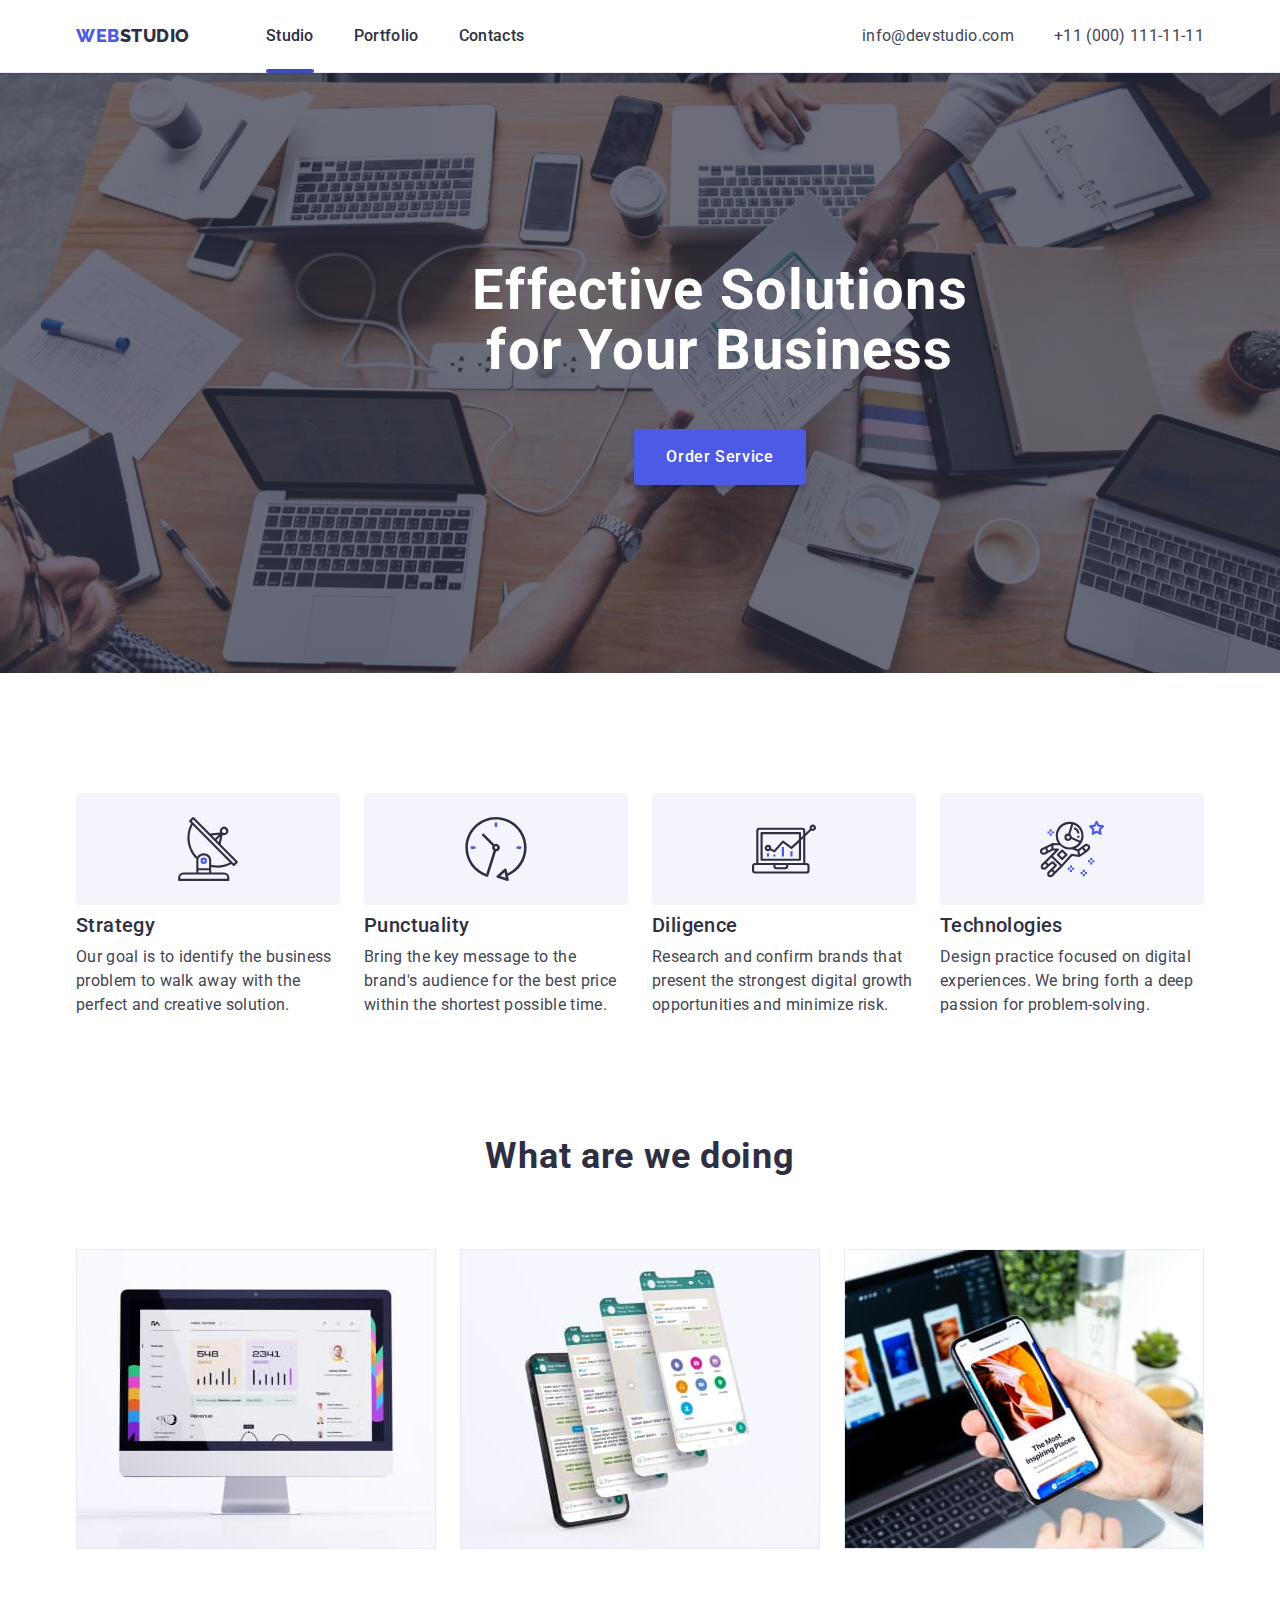
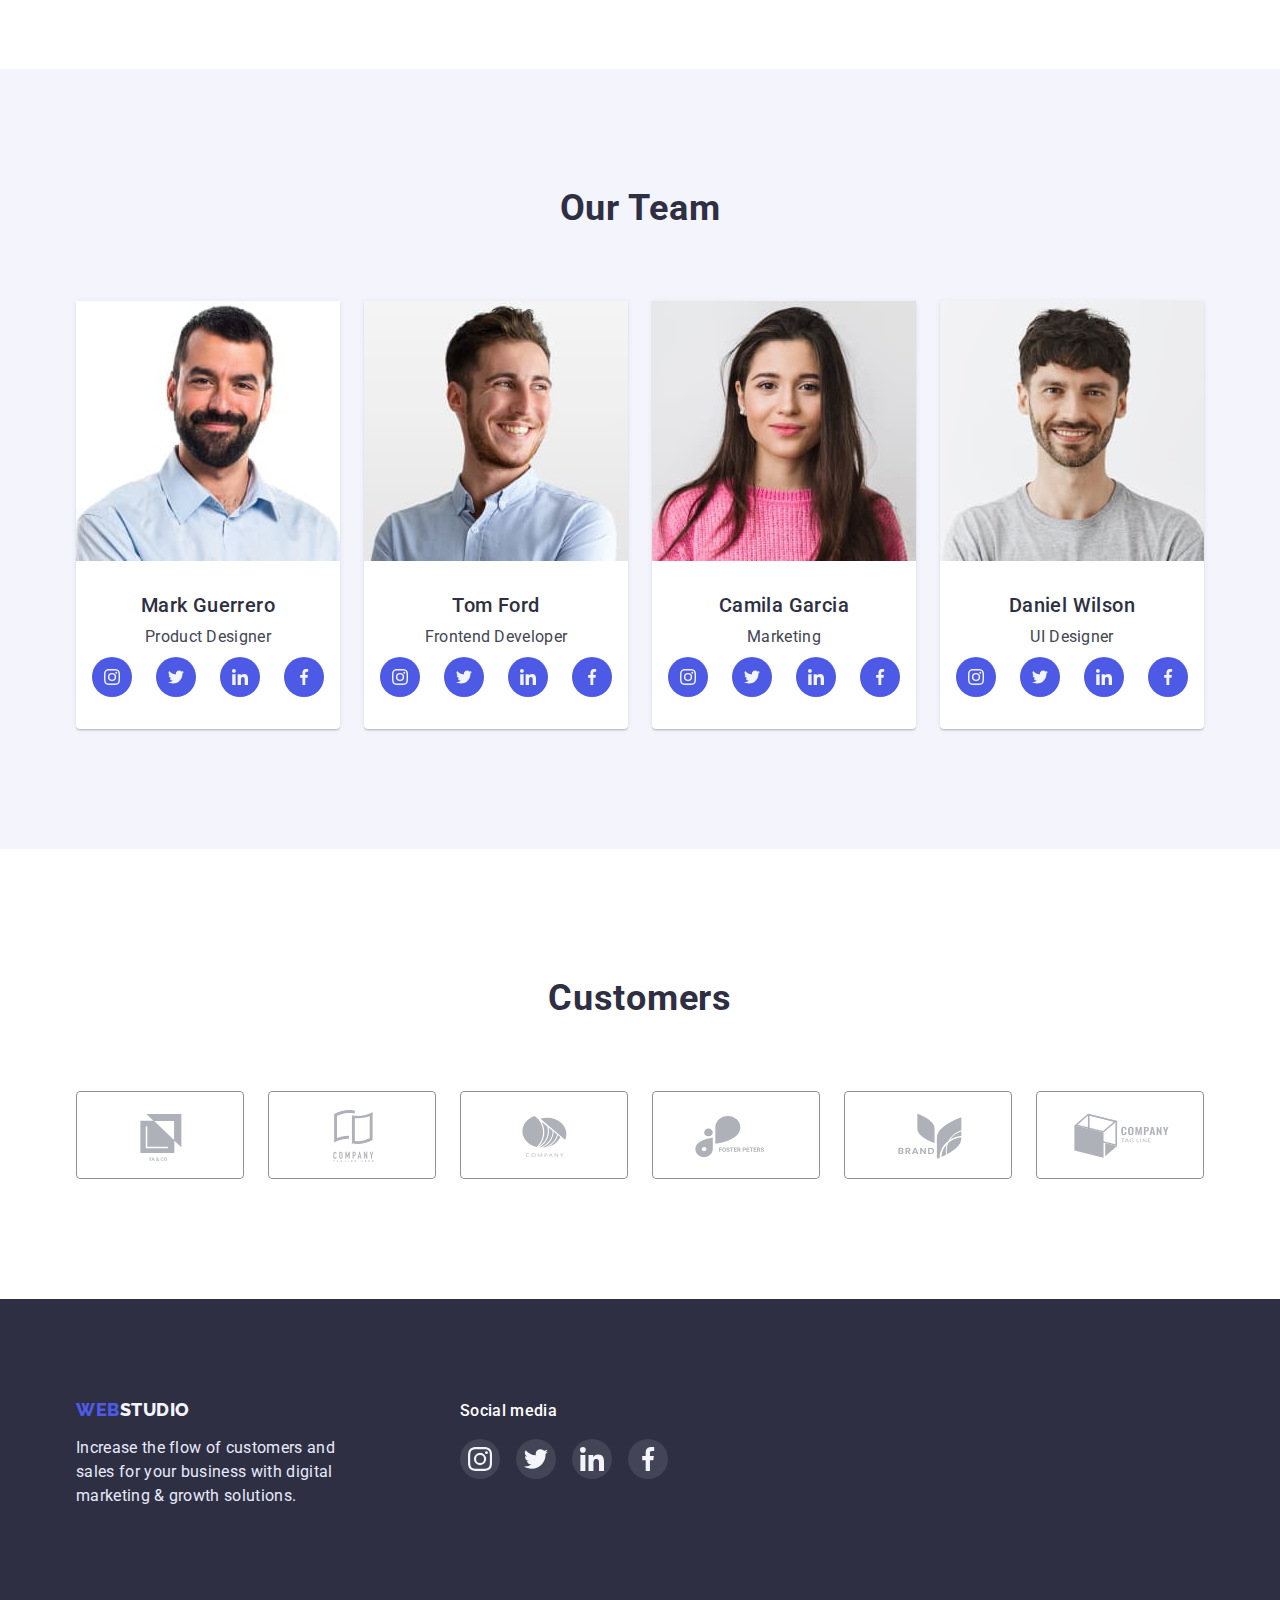
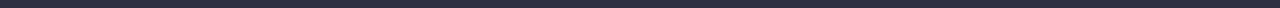
<file: index.html>
<!DOCTYPE html>
<html lang="en">
  <head>
    <meta charset="UTF-8" />
    <meta http-equiv="X-UA-Compatible" content="IE=edge" />
    <meta name="viewport" content="width=device-width, initial-scale=1.0" />

    <link rel="preconnect" href="https://fonts.googleapis.com" />
    <link rel="preconnect" href="https://fonts.gstatic.com" crossorigin />
    <link
      href="https://fonts.googleapis.com/css2?family=Raleway:wght@800&family=Roboto:wght@400;500;700;900&display=swap"
      rel="stylesheet"
    />
    <link
      rel="stylesheet"
      href="https://cdnjs.cloudflare.com/ajax/libs/modern-normalize/1.1.0/modern-normalize.min.css"
    />
    <link href="./css/styles.css" rel="stylesheet" type="text/css" />
    <title class="studio">Document</title>
  </head>
  <body class="studio">
    <!--Fixed  -->
    <header class="header">
      <div class="conteiner">
        <nav class="fulnav">
          <a class="logo" href="./index.html" target="_self">
            Web<span class="logo-end">Studio</span>
          </a>
          <ul class="nav">
            <li class="">
              <a class="link port" href="./index.html" target="_self">Studio</a>
            </li>
            <li class="nav-margin">
              <a class="link" href="./portfolio.html" target="_self"
                >Portfolio</a
              >
            </li>
            <li class="nav-margin">
              <a class="link" href="">Contacts</a>
            </li>
          </ul>
        </nav>
        <address class="address">
          <ul class="address-list">
            <li>
              <a class="contacts" href="mailto:info@devstudio.com"
                >info@devstudio.com</a
              >
            </li>
            <li class="nav-margin">
              <a class="contacts" href="tel:+110001111111"
                >+11 (000) 111-11-11</a
              >
            </li>
          </ul>
        </address>
      </div>
    </header>
    <!-- Scroll -->
    <main>
      <!-- Hero image -->

      <section class="hero">
        <div class="conteiner">
          <h1 class="hero-title">Effective Solutions for Your Business</h1>
          <button class="order" data-modal-open type="button">
            Order Service
          </button>
        </div>
      </section>

      <!-- Section1 -->
      <section class="advantages section">
        <div class="conteiner">
          <h2 class="visually-hidden">Advantages</h2>
          <ul class="advantages-list">
            <li class="advantages-item">
              <div class="button-icon">
                <svg class="icon">
                  <use href="./images/icons.svg#icon-antenna"></use>
                </svg>
              </div>
              <h3 class="advantages-title-small">Strategy</h3>
              <p class="advantages-text">
                Our goal is to identify the business problem to walk away with
                the perfect and creative solution.
              </p>
            </li>

            <li class="advantages-item">
              <div class="button-icon">
                <svg class="icon">
                  <use href="./images/icons.svg#icon-clock"></use>
                </svg>
              </div>
              <h3 class="advantages-title-small">Punctuality</h3>
              <p class="advantages-text">
                Bring the key message to the brand's audience for the best price
                within the shortest possible time.
              </p>
            </li>

            <li class="advantages-item">
              <div class="button-icon">
                <svg class="icon">
                  <use href="./images/icons.svg#icon-diagram"></use>
                </svg>
              </div>
              <h3 class="advantages-title-small">Diligence</h3>
              <p class="advantages-text">
                Research and confirm brands that present the strongest digital
                growth opportunities and minimize risk.
              </p>
            </li>

            <li class="advantages-item">
              <div class="button-icon">
                <svg class="icon">
                  <use href="./images/icons.svg#icon-astronaut"></use>
                </svg>
              </div>
              <h3 class="advantages-title-small">Technologies</h3>
              <p class="advantages-text">
                Design practice focused on digital experiences. We bring forth a
                deep passion for problem-solving.
              </p>
            </li>
          </ul>
        </div>
      </section>

      <!-- Section2 -->
      <section class="section">
        <div class="conteiner">
          <h2 class="section-title">What are we doing</h2>
          <ul class="card-list">
            <li class="card-item">
              <img
                src="./images/Rectangle1.jpg"
                alt="comp"
                width="360px"
                height="300px"
              />
            </li>
            <li class="card-item">
              <img
                src="./images/Rectangle2.jpg"
                alt="phon"
                width="360"
                height="300"
              />
            </li>
            <li class="card-item">
              <img
                src="./images/Rectangle3.jpg"
                alt="sinh"
                width="360"
                height="300"
              />
            </li>
          </ul>
        </div>
      </section>

      <!-- Section3 -->

      <section class="team section">
        <div class="conteiner">
          <h2 class="section-title">Our Team</h2>
          <ul class="team-list">
            <li class="team-cards">
              <img
                src="./images/photo1.jpg"
                alt="Photo Mark Guerrero"
                width="264"
                height="260"
              />
              <h3 class="team-title-small">Mark Guerrero</h3>
              <p class="team-text">Product Designer</p>
              <ul class="action">
                <li>
                  <a
                    class="social-link"
                    href=""
                    target="_blank"
                    rel="noreferer nofollow noopener"
                  >
                    <svg class="social-icon">
                      <use href="./images/icons.svg#icon-instagram"></use>
                    </svg>
                  </a>
                </li>
                <li>
                  <a
                    class="social-link"
                    href=""
                    target="_blank"
                    rel="noreferer nofollow noopener"
                  >
                    <svg class="social-icon">
                      <use href="./images/icons.svg#icon-twitter"></use>
                    </svg>
                  </a>
                </li>
                <li>
                  <a
                    class="social-link"
                    href=""
                    target="_blank"
                    rel="noreferer nofollow noopener"
                  >
                    <svg class="social-icon">
                      <use href="./images/icons.svg#icon-linkedin"></use>
                    </svg>
                  </a>
                </li>
                <li>
                  <a
                    class="social-link"
                    href=""
                    target="_blank"
                    rel="noreferer nofollow noopener"
                  >
                    <svg class="social-icon">
                      <use href="./images/icons.svg#icon-facebook"></use>
                    </svg>
                  </a>
                </li>
              </ul>
            </li>
            <li class="team-cards">
              <img
                src="./images/photo2.jpg"
                alt="Photo Tom Ford"
                width="264"
                height="260"
              />

              <h3 class="team-title-small">Tom Ford</h3>
              <p class="team-text">Frontend Developer</p>
              <ul class="action">
                <li>
                  <a
                    class="social-link"
                    href=""
                    target="_blank"
                    rel="noreferer nofollow noopener"
                  >
                    <svg class="social-icon">
                      <use href="./images/icons.svg#icon-instagram"></use>
                    </svg>
                  </a>
                </li>
                <li>
                  <a
                    class="social-link"
                    href=""
                    target="_blank"
                    rel="noreferer nofollow noopener"
                  >
                    <svg class="social-icon">
                      <use href="./images/icons.svg#icon-twitter"></use>
                    </svg>
                  </a>
                </li>
                <li>
                  <a
                    class="social-link"
                    href=""
                    target="_blank"
                    rel="noreferer nofollow noopener"
                  >
                    <svg class="social-icon">
                      <use href="./images/icons.svg#icon-linkedin"></use>
                    </svg>
                  </a>
                </li>
                <li>
                  <a
                    class="social-link"
                    href=""
                    target="_blank"
                    rel="noreferer nofollow noopener"
                  >
                    <svg class="social-icon">
                      <use href="./images/icons.svg#icon-facebook"></use>
                    </svg>
                  </a>
                </li>
              </ul>
            </li>
            <li class="team-cards">
              <img
                src="./images/photo3.jpg"
                alt="Photo Camila Garcia"
                width="264"
                height="260"
              />

              <h3 class="team-title-small">Camila Garcia</h3>
              <p class="team-text">Marketing</p>
              <ul class="action">
                <li>
                  <a
                    class="social-link"
                    href=""
                    target="_blank"
                    rel="noreferer nofollow noopener"
                  >
                    <svg class="social-icon">
                      <use href="./images/icons.svg#icon-instagram"></use>
                    </svg>
                  </a>
                </li>
                <li>
                  <a
                    class="social-link"
                    href=""
                    target="_blank"
                    rel="noreferer nofollow noopener"
                  >
                    <svg class="social-icon">
                      <use href="./images/icons.svg#icon-twitter"></use>
                    </svg>
                  </a>
                </li>
                <li>
                  <a
                    class="social-link"
                    href=""
                    target="_blank"
                    rel="noreferer nofollow noopener"
                  >
                    <svg class="social-icon">
                      <use href="./images/icons.svg#icon-linkedin"></use>
                    </svg>
                  </a>
                </li>
                <li>
                  <a
                    class="social-link"
                    href=""
                    target="_blank"
                    rel="noreferer nofollow noopener"
                  >
                    <svg class="social-icon">
                      <use href="./images/icons.svg#icon-facebook"></use>
                    </svg>
                  </a>
                </li>
              </ul>
            </li>
            <li class="team-cards">
              <img
                src="./images/photo4.jpg"
                alt="Photo Daniel Wilson"
                width="264"
                height="260"
              />

              <h3 class="team-title-small">Daniel Wilson</h3>
              <p class="team-text">UI Designer</p>
              <ul class="action">
                <li>
                  <a
                    class="social-link"
                    href=""
                    target="_blank"
                    rel="noreferer nofollow noopener"
                  >
                    <svg class="social-icon">
                      <use href="./images/icons.svg#icon-instagram"></use>
                    </svg>
                  </a>
                </li>
                <li>
                  <a
                    class="social-link"
                    href=""
                    target="_blank"
                    rel="noreferer nofollow noopener"
                  >
                    <svg class="social-icon">
                      <use href="./images/icons.svg#icon-twitter"></use>
                    </svg>
                  </a>
                </li>
                <li>
                  <a
                    class="social-link"
                    href=""
                    target="_blank"
                    rel="noreferer nofollow noopener"
                  >
                    <svg class="social-icon">
                      <use href="./images/icons.svg#icon-linkedin"></use>
                    </svg>
                  </a>
                </li>
                <li>
                  <a
                    class="social-link"
                    href=""
                    target="_blank"
                    rel="noreferer nofollow noopener"
                  >
                    <svg class="social-icon">
                      <use href="./images/icons.svg#icon-facebook"></use>
                    </svg>
                  </a>
                </li>
              </ul>
            </li>
          </ul>
        </div>
      </section>

      <section class="customers">
        <h2 class="section-title">Customers</h2>
        <div class="conteiner">
          <ul class="customers-list">
            <li class="customers-item">
              <a
                class="customers-link"
                href=""
                target="_blank"
                rel="noreferer nofollow noopener"
              >
                <svg class="customers-icon">
                  <use href="./images/icons.svg#icon-Logo"></use>
                </svg>
              </a>
            </li>
            <li class="customers-item">
              <a
                class="customers-link"
                href=""
                target="_blank"
                rel="noreferer nofollow noopener"
              >
                <svg class="customers-icon">
                  <use href="./images/icons.svg#icon-Logo-2"></use>
                </svg>
              </a>
            </li>
            <li class="customers-item">
              <a
                class="customers-link"
                href=""
                target="_blank"
                rel="noreferer nofollow noopener"
              >
                <svg class="customers-icon">
                  <use href="./images/icons.svg#icon-Logo-3"></use>
                </svg>
              </a>
            </li>
            <li class="customers-item">
              <a
                class="customers-link"
                href=""
                target="_blank"
                rel="noreferer nofollow noopener"
              >
                <svg class="customers-icon">
                  <use href="./images/icons.svg#icon-logo-1"></use>
                </svg>
              </a>
            </li>
            <li class="customers-item">
              <a
                class="customers-link"
                href=""
                target="_blank"
                rel="noreferer nofollow noopener"
              >
                <svg class="customers-icon">
                  <use href="./images/icons.svg#icon-Logo-4"></use>
                </svg>
              </a>
            </li>
            <li class="customers-item">
              <a
                class="customers-link"
                href=""
                target="_blank"
                rel="noreferer nofollow noopener"
              >
                <svg class="customers-icon">
                  <use href="./images/icons.svg#icon-Logo-5"></use>
                </svg>
              </a>
            </li>
          </ul>
        </div>
      </section>
    </main>

    <!-- Footer -->

    <footer class="footer">
      <div class="conteiner">
        <div class="foter-content">
          <a class="logo-footer" href="./index.html" target="_self"
            >Web<span class="logo-footer-end">Studio</span>
          </a>
          <p class="footer-text">
            Increase the flow of customers and sales for your business with
            digital marketing & growth solutions.
          </p>
        </div>
        <div class="footer-media">
          <p class="media-text">Social media</p>
          <ul class="footer-action">
            <li>
              <a
                class="footer-button"
                href=""
                target="_blank"
                rel="noreferer nofollow noopener"
              >
                <svg class="action-icon">
                  <use href="./images/icons.svg#icon-instagram"></use>
                </svg>
              </a>
            </li>
            <li>
              <a
                class="footer-button"
                href=""
                target="_blank"
                rel="noreferer nofollow noopener"
              >
                <svg class="action-icon">
                  <use href="./images/icons.svg#icon-twitter"></use>
                </svg>
              </a>
            </li>
            <li>
              <a
                class="footer-button"
                href=""
                target="_blank"
                rel="noreferer nofollow noopener"
              >
                <svg class="action-icon">
                  <use href="./images/icons.svg#icon-linkedin"></use>
                </svg>
              </a>
            </li>
            <li>
              <a
                class="footer-button"
                href=""
                target="_blank"
                rel="noreferer nofollow noopener"
              >
                <svg class="action-icon">
                  <use href="./images/icons.svg#icon-facebook"></use>
                </svg>
              </a>
            </li>
          </ul>
        </div>
      </div>
    </footer>

    <div class="bacdrop is-hidden" data-modal>
      <div class="modal">
        <button data-modal-close class="close-modal">
          <svg class="close-icon">
            <use href="./images/close.svg#icon-close"></use>
          </svg>
        </button>
      </div>
    </div>

    <script src="./js/modal.js"></script>
  </body>
</html>
</file>
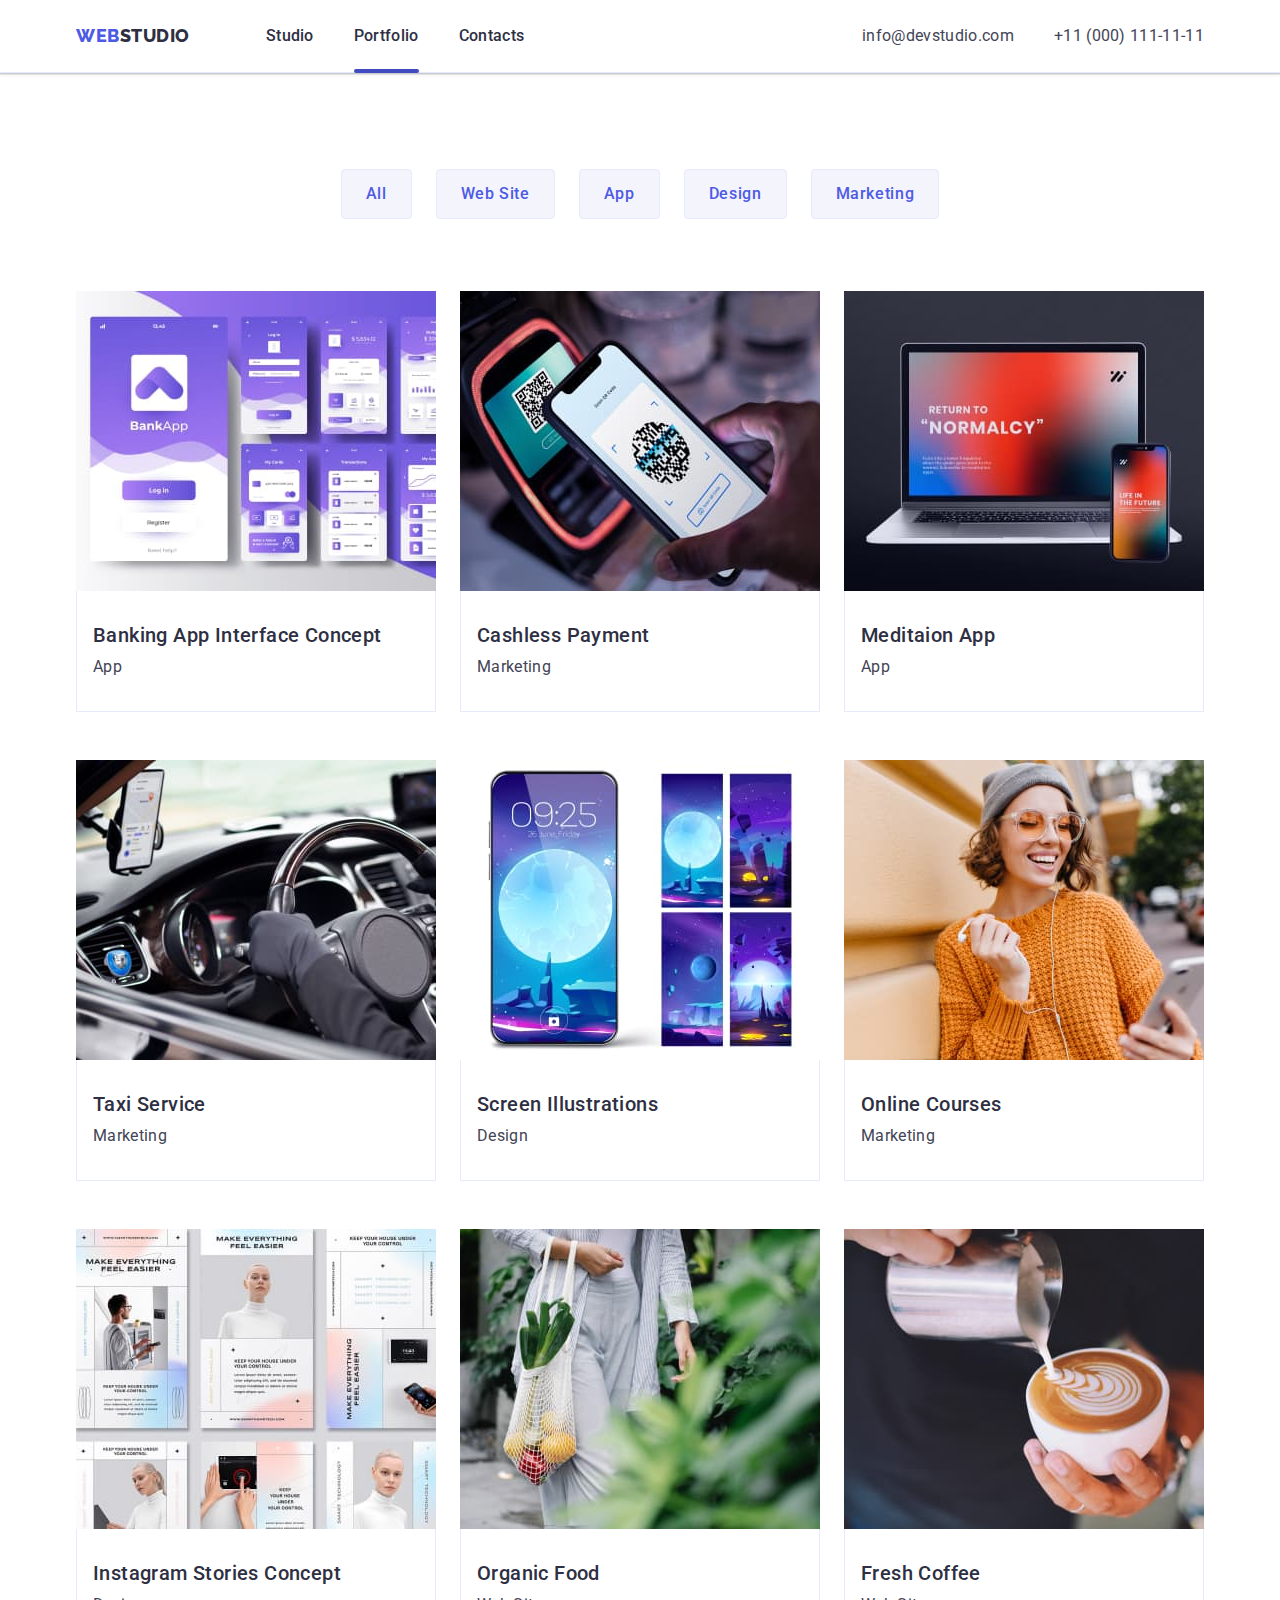
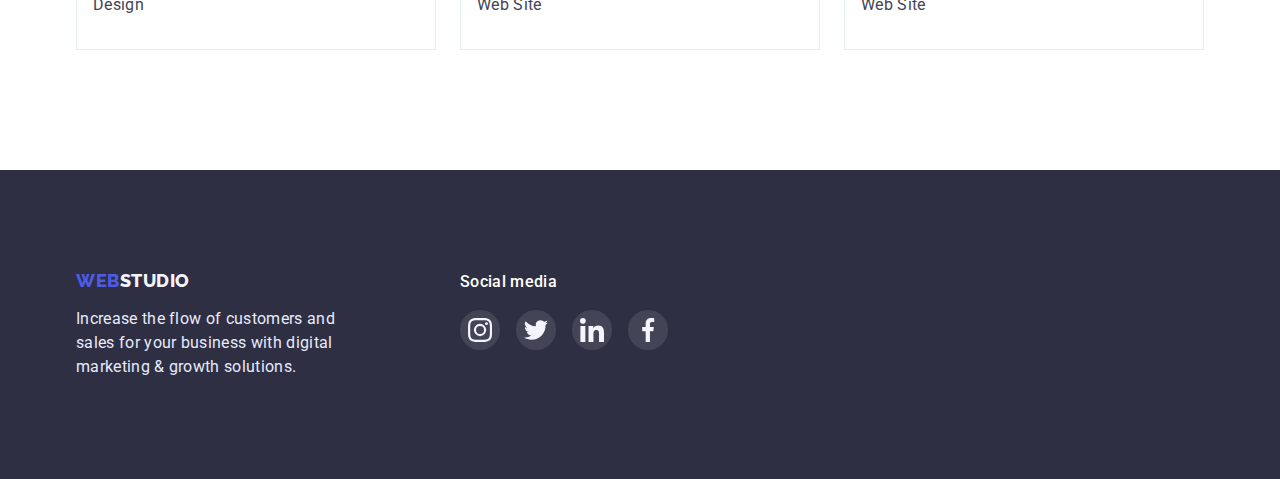
<file: portfolio.html>
<!DOCTYPE html>
<html lang="en">
  <head>
    <meta charset="UTF-8" />
    <meta http-equiv="X-UA-Compatible" content="IE=edge" />
    <meta name="viewport" content="width=device-width, initial-scale=1.0" />

    <link rel="preconnect" href="https://fonts.googleapis.com" />
    <link rel="preconnect" href="https://fonts.gstatic.com" crossorigin />
    <link
      href="https://fonts.googleapis.com/css2?family=Raleway:wght@800&family=Roboto:wght@400;500;700;900&display=swap"
      rel="stylesheet"
    />
    <link
      rel="stylesheet"
      href="https://cdnjs.cloudflare.com/ajax/libs/modern-normalize/1.1.0/modern-normalize.min.css"
    />

    <link href="./css/styles.css" rel="stylesheet" type="text/css" />

    <title>Portfolio</title>
  </head>
  <body>
    <!--Fixed  -->
    <header class="header">
      <div class="conteiner">
        <nav class="fulnav">
          <a class="logo" href="./index.html" target="_self">
            Web<span class="logo-end">Studio</span>
          </a>
          <ul class="nav">
            <li>
              <a class="link" href="./index.html" target="_self">Studio</a>
            </li>
            <li class="nav-margin">
              <a class="link port" href="./portfolio.html" target="_self"
                >Portfolio</a
              >
            </li>
            <li class="nav-margin"><a class="link" href="">Contacts</a></li>
          </ul>
        </nav>
        <address class="address">
          <ul class="address-list">
            <li>
              <a class="contacts" href="mailto:info@devstudio.com"
                >info@devstudio.com</a
              >
            </li>
            <li class="nav-margin">
              <a class="contacts" href="tel:+110001111111"
                >+11 (000) 111-11-11</a
              >
            </li>
          </ul>
        </address>
      </div>
    </header>
    <!-- MAIN -->

    <section class="section portfolio">
      <h1 class="visually-hidden">Portfolio</h1>
      <div class="conteiner">
        <ul class="filter-list">
          <li class="filter-list-item">
            <button class="button-filter" type="button">All</button>
          </li>
          <li class="filter-list-item">
            <button type="button" class="button-filter">Web Site</button>
          </li>
          <li class="filter-list-item">
            <button type="button" class="button-filter">App</button>
          </li>
          <li class="filter-list-item">
            <button type="button" class="button-filter">Design</button>
          </li>
          <li class="filter-list-item">
            <button type="button" class="button-filter">Marketing</button>
          </li>
        </ul>
        <ul class="projects-list">
          <li class="projectsa">
            <a class="projects" href="">
              <img
                src="./images/banking.jpg"
                alt="Banking"
                width="360"
                height="300"
              />
              <div class="project-text">
                <h3 class="project-item">Banking App Interface Concept</h3>
                <p class="project-type">App</p>
                <p class="hiden-project">
                  14 Stylish and User-Friendly App Design Concepts · Task
                  Manager App · Calorie Tracker App · Exotic Fruit Ecommerce App
                  · Cloud Storage App
                </p>
              </div>
            </a>
          </li>
          <li class="projectsa">
            <a class="projects" href="">
              <img
                src="./images/payment.jpg"
                alt="Payment"
                width="360"
                height="300"
              />
              <div class="project-text">
                <h3 class="project-item">Cashless Payment</h3>
                <p class="project-type">Marketing</p>
                <p class="hiden-project">
                  14 Stylish and User-Friendly App Design Concepts · Task
                  Manager App · Calorie Tracker App · Exotic Fruit Ecommerce App
                  · Cloud Storage App
                </p>
              </div>
            </a>
          </li>
          <li class="projectsa">
            <a class="projects" href="">
              <img
                src="./images/meditation.jpg"
                alt="Meditaion"
                width="360"
                height="300"
              />
              <div class="project-text">
                <h3 class="project-item">Meditaion App</h3>
                <p class="project-type">App</p>
                <p class="hiden-project">
                  14 Stylish and User-Friendly App Design Concepts · Task
                  Manager App · Calorie Tracker App · Exotic Fruit Ecommerce App
                  · Cloud Storage App
                </p>
              </div>
            </a>
          </li>
          <li class="projectsa">
            <a class="projects" href="">
              <img
                src="./images/taxi.jpg"
                alt="Taxi"
                width="360"
                height="300"
              />
              <div class="project-text">
                <h3 class="project-item">Taxi Service</h3>
                <p class="project-type">Marketing</p>
                <p class="hiden-project">
                  14 Stylish and User-Friendly App Design Concepts · Task
                  Manager App · Calorie Tracker App · Exotic Fruit Ecommerce App
                  · Cloud Storage App
                </p>
              </div>
            </a>
          </li>
          <li class="projectsa">
            <a class="projects" href="">
              <img
                src="./images/screen.jpg"
                alt="Screen"
                width="360"
                height="300"
              />
              <div class="project-text">
                <h3 class="project-item">Screen Illustrations</h3>
                <p class="project-type">Design</p>
                <p class="hiden-project">
                  14 Stylish and User-Friendly App Design Concepts · Task
                  Manager App · Calorie Tracker App · Exotic Fruit Ecommerce App
                  · Cloud Storage App
                </p>
              </div>
            </a>
          </li>
          <li class="projectsa">
            <a class="projects" href="">
              <img
                src="./images/onlain.jpg"
                alt="Courses"
                width="360"
                height="300"
              />
              <div class="project-text">
                <h3 class="project-item">Online Courses</h3>
                <p class="project-type">Marketing</p>
                <p class="hiden-project">
                  14 Stylish and User-Friendly App Design Concepts · Task
                  Manager App · Calorie Tracker App · Exotic Fruit Ecommerce App
                  · Cloud Storage App
                </p>
              </div>
            </a>
          </li>
          <li class="projectsa">
            <a class="projects" href="">
              <img
                src="./images/instagram.jpg"
                alt="Instagram"
                width="360"
                height="300"
              />
              <div class="project-text">
                <h3 class="project-item">Instagram Stories Concept</h3>
                <p class="project-type">Design</p>
                <p class="hiden-project">
                  14 Stylish and User-Friendly App Design Concepts · Task
                  Manager App · Calorie Tracker App · Exotic Fruit Ecommerce App
                  · Cloud Storage App
                </p>
              </div>
            </a>
          </li>
          <li class="projectsa">
            <a class="projects" href="">
              <img
                src="./images/food.jpg"
                alt="food"
                width="360"
                height="300"
              />
              <div class="project-text">
                <h3 class="project-item">Organic Food</h3>
                <p class="project-type">Web Site</p>
                <p class="hiden-project">
                  14 Stylish and User-Friendly App Design Concepts · Task
                  Manager App · Calorie Tracker App · Exotic Fruit Ecommerce App
                  · Cloud Storage App
                </p>
              </div>
            </a>
          </li>
          <li class="projectsa">
            <a class="projects" href="">
              <img
                src="./images/cofee.jpg"
                alt="Coffee"
                width="360"
                height="300"
              />
              <div class="project-text">
                <h3 class="project-item">Fresh Coffee</h3>
                <p class="project-type">Web Site</p>
                <p class="hiden-project">
                  14 Stylish and User-Friendly App Design Concepts · Task
                  Manager App · Calorie Tracker App · Exotic Fruit Ecommerce App
                  · Cloud Storage App
                </p>
              </div>
            </a>
          </li>
        </ul>
      </div>
    </section>

    <!-- Footer -->

    <footer class="footer">
      <div class="conteiner">
        <div class="foter-content">
          <a class="logo-footer" href="./index.html" target="_self"
            >Web<span class="logo-footer-end">Studio</span>
          </a>
          <p class="footer-text">
            Increase the flow of customers and sales for your business with
            digital marketing & growth solutions.
          </p>
        </div>
        <div class="footer-media">
          <p class="media-text">Social media</p>
          <ul class="footer-action">
            <li>
              <a
                class="footer-button"
                href=""
                target="_blank"
                rel="noreferer nofollow noopener"
              >
                <svg class="action-icon">
                  <use href="./images/icons.svg#icon-instagram"></use>
                </svg>
              </a>
            </li>
            <li>
              <a
                class="footer-button"
                href=""
                target="_blank"
                rel="noreferer nofollow noopener"
              >
                <svg class="action-icon">
                  <use href="./images/icons.svg#icon-twitter"></use>
                </svg>
              </a>
            </li>
            <li>
              <a
                class="footer-button"
                href=""
                target="_blank"
                rel="noreferer nofollow noopener"
              >
                <svg class="action-icon">
                  <use href="./images/icons.svg#icon-linkedin"></use>
                </svg>
              </a>
            </li>
            <li>
              <a
                class="footer-button"
                href=""
                target="_blank"
                rel="noreferer nofollow noopener"
              >
                <svg class="action-icon">
                  <use href="./images/icons.svg#icon-facebook"></use>
                </svg>
              </a>
            </li>
          </ul>
        </div>
      </div>
    </footer>

    <script src="./js/modal.js"></script>
  </body>
</html>
</file>
<file: css/styles.css>
/*--------------------*/
:root{
    --primary-text-color:#434455;
    --title-text-color:#2E2F42;
    --active-color:#404BBF;
    --akcent-color:#4D5AE5;
    --only-white:#ffffff;
    --button-bacgraund:#F4F4FD;
    --button-border:#E7E9FC;
    --icon-border:#8E8F99;
    --set-gap: 24px;
    --icon-color:#AFB1B8;
    --icon-green: #31D0AA;
    --modal-bac:#FCFCFC;

    }
h1, h2, h3, h4, ul, p{
    margin:0;
    padding: 0;
}
img{
    display: block;
    max-width: 100%;
}

/* all pages */
body{
    font-family: "Roboto", sans-serif;
    color:var(--primary-text-color);
    font-weight: 400;
    font-size: 16px;
   }
.conteiner{
    width: 1158px;
    padding: 0 15px;
    margin: 0 auto;
    }

.section{
    padding: 120px 0;
}


/* Header */
.header{
    position: relative;
    padding: 24px 0;
    border-bottom: 1px solid var(--button-border);
    box-shadow: 0px 2px 1px rgba(46, 47, 66, 0.08), 0px 1px 1px rgba(46, 47, 66, 0.16), 0px 1px 6px rgba(46, 47, 66, 0.08);
}

.header .conteiner{
    display: flex;
}

.logo{
    margin-right: 76px;
    cursor: pointer;
    font-weight: 800;
    font-size: 18px;
    text-decoration: none;
    font-family: "Raleway", sans-serif;
    text-transform: uppercase;
    letter-spacing: 0.03em;
    line-height: 1.33;
    color: var(--akcent-color);
    padding: 0;
}

.logo-end{
    color: var(--title-text-color)
}   

.fulnav{
    display: flex;   
}

.nav{
    list-style: none;
    display: flex; 
    justify-content: space-between;
}


.nav-margin{
    margin-left: 40px;
}

.link{
    position: relative;
    font-weight: 500;
    color: var(--title-text-color);
    text-decoration: none;
    letter-spacing: 0.02em;
    line-height: 1.5;
    transition: color 250ms cubic-bezier(0.4, 0, 0.2, 1);
    
   
}


.port::after{
    position: absolute;
    content: "";
    height: 4px;
    width: 100%;
    bottom: -28px; 
    left: 0;
    display:block;
    background-color:var(--active-color);
    border-radius: 2px;
  
 }




.link:hover, .link:focus{
    color: var(--akcent-color);}


.address{
    margin-left: auto;
   }

.address-list{
    list-style: none;
     display: flex;
}

.contacts{
    font-style: normal;
    color: var(--primary-text-color);
    text-decoration: none;
    letter-spacing: 0.02em;
    line-height: 1.5;
    transition: color 250ms cubic-bezier(0.4, 0, 0.2, 1);
    
}

.contacts:hover, .contacts:focus{
    color: var(--akcent-color);
}

/* Header end */


/* Footer */

.footer{
    background-color:var(--title-text-color);
    padding: 100px 0;
}
.footer .conteiner{
    display: flex;
}
.logo-footer{
    font-family: "Raleway", sans-serif;
    cursor: pointer;
    font-weight: 800;
    font-size: 18px;
    text-decoration: none;
    text-transform: uppercase;
    letter-spacing: 0.03em;
    line-height: 1.17;
    color: var(--akcent-color);
   
}
.logo-footer-end{
    color: var(--button-bacgraund);
}
.footer-text{
    margin-top: 16px;
    line-height: 1.5;
    letter-spacing: 0.02em;
    color: var(--button-border);
    width: 264px;
   
}
.footer-media{
    padding: 0 120px;
}
.media-text{
    color: var(--only-white);
    letter-spacing: 0.02em;
    font-weight: 500;
    line-height: 1.5;
    margin-bottom: 16px;
}
.footer-action{
    display: flex;
    padding: 0;
    margin: 0;
    list-style: none;
    gap: 0 16px;
   
}

.footer-button{
    border-radius: 50%;
    width: 40px;
    height: 40px;
    border:none;
    display: flex;
    align-items: center;
    justify-content: center;
    background: rgba(255, 255, 255, 0.1);
    transition: background-color 250ms cubic-bezier(0.4, 0, 0.2, 1);
    
}

.footer-button:hover, .footer-button:focus{
  
    background-color: var(--icon-green);}

.action-icon{
    width: 24px;
    height: 24px;
    fill: var(--button-bacgraund);
}


/* Studio */


.visually-hidden {
  position: absolute;
    white-space: nowrap;
    width: 1px;
    height: 1px;
    overflow: hidden;
    border: 0;
    padding: 0;
    clip: rect(0 0 0 0);
    clip-path: inset(50%);
    margin: -1px;
}
.section-title{
    font-weight: 700;
    font-size: 36px;
    color: var(--title-text-color);
    letter-spacing: 0.02em;
    line-height: 1.11;
    text-align: center;
    margin-bottom: 72px;}

/* Section Hero */

.hero{
    background-color:var(--title-text-color); 
    padding: 188px 0;
    text-align: center;
    background-image: 
    linear-gradient(to top, rgba(46, 47, 66, 0.7), rgba(46, 47, 66, 0.7)),
    url(../images/people-office.jpg); 
    background-size:cover;
    width: 1440px;
    margin: 0 auto;
}


.hero-title{
    font-weight: 700;
    font-size: 56px;
    line-height: 1.07;
    color: var(--only-white);
    text-align: center;
    letter-spacing: 0.02em;
    margin: 0 auto 48px auto;
    width: 496px;

    
}
.order{
    background-color:var(--akcent-color);
    color: var(--only-white);
    border: 0px solid transparent;
    border-radius: 4px;
    font-family: "Roboto", sans-serif;
    font-weight: 500;
    font-size: 16px;
    line-height: 1.5;
    letter-spacing: 0.04em;
    cursor: pointer;
    padding: 16px 32px 16px 32px;
    box-shadow: 0px 4px 4px rgba(0, 0, 0, 0.15);
    transition: background-color 250ms cubic-bezier(0.4, 0, 0.2, 1);
    

     
  }
.order:hover, .order:focus{
    background-color:var(--active-color);
    }


 /* Section1 Advantages*/
.advantages{
    padding: 120px 0 0 0;
}

.advantages-list{
    display: flex;
    list-style: none; 
    flex-wrap: wrap;
    gap: 0 24px;
}

.button-icon{
    width: 264px;
    height: 112px;
    padding: 0;
    border: none; 
    border-radius: 4px;
    background-color: var(--button-bacgraund);
    display: flex;
    align-items: center;
    justify-content: center;
}


.icon{
    width: 64px;
    height: 64px;
}

.advantages-item{
 flex-basis: calc((100% - var(--set-gap)*3)/4);
}


.advantages-title-small{
   font-weight: 500;
   font-size: 20px;
   color: var(--title-text-color);
   letter-spacing: 0.02em;
   line-height: 1.2;
   margin: 8px 0;}
 
.advantages-text{
    letter-spacing: 0.02em;
    line-height: 1.5;
}

/* Sektion2 Cards*/


.card-list{
    display: flex;
    list-style: none; 
    flex-wrap: wrap;
    gap: 0 24px;
}

.card-item{
   flex-basis: calc((100% - var(--set-gap)*2)/3);
}



/* Section3 Team */

.team{
   background: var(--button-bacgraund);
}
.team-list{
    display: flex;
    list-style: none; 
    flex-wrap: wrap;
    gap: 0 24px;
}
.section-title{
    font-weight: 700;
    font-size: 36px;
    color: var(--title-text-color);
    letter-spacing: 0.02em;
    line-height: 1.11;
    text-align: center;
    margin-bottom: 72px;
}

.team-title-small{
   font-weight: 500;
   font-size: 20px;
   color: var(--title-text-color);
   letter-spacing: 0.02em;
   line-height: 1.2;
   margin-top: 32px;
   text-align: center;
}

.team-text{
    letter-spacing: 0.02em;
    line-height: 1.5;
    text-align: center;
    margin: 8px 0;
    gap: 0 24px;
}

.team-cards{
    flex-basis: calc((100%- var(--set-gap)*3)/4);
    background-color: var(--only-white);
    padding-bottom: 32px;
    border-radius: 0 0 4px 4px;
    box-shadow: 0px 1px 6px rgba(46, 47, 66, 0.08), 0px 1px 1px rgba(46, 47, 66, 0.16), 0px 2px 1px rgba(46, 47, 66, 0.08);
     
}

.action{
    display: flex;
    padding: 0;
    margin: 0;
    list-style: none;
    gap: 0 24px;
   justify-content: center;
}

.social-link{
    display: block;
    background-color:var(--akcent-color);
    border-radius: 50%;
    width: 40px;
    height: 40px;
    border:none;
    display: flex;
    align-items: center;
    justify-content: center;
    transition: background-color 250ms cubic-bezier(0.4, 0, 0.2, 1);
   
}

.social-link:hover, .social-link:focus{
  
    background-color: var(--active-color);}

.social-icon{
    width: 16px;
    height: 16px;
    fill: var(--button-bacgraund);
}
/* Section Customers */

.customers {
    padding: 130px 0 120px 0;
}
.customers-list{
    display: flex;
    padding: 0;
    margin: 0;
    list-style: none;
    gap: 0 24px;
    }
    .customers-link{
    border: 1px solid var(--icon-border);
    border-radius: 4px;
    display: block;
    width: 168px;
    height: 88px;
    background-color: var(--only-white);
    color: var(--icon-color);
    display: flex;
    align-items: center;
    justify-content: center;
    transition: color 250ms cubic-bezier(0.4, 0, 0.2, 1), border 250ms cubic-bezier(0.4, 0, 0.2, 1);
}

.customers-link:hover, .customers-link:focus{
    color: var(--active-color);
    border: 1px solid var(--active-color);}
  
.customers-icon{
    width: 104px;
    height: 56px;
    fill: currentColor;
}

/* Bacdrop+Modal */

.bacdrop{
    position: fixed;
    top: 0;
    left: 0;
    width: 100%;
    height: 100%;
    background-color: rgba(46, 47, 66, 0.4);
}
  
.bacdrop.is-hidden{
    opacity: 0;
    pointer-events: none;
}
 .modal{
    position: absolute;
    top: 88px;
    Left: 50%;
    transform: translate(-50%, 0);
    width: 408px;
    height: 576px;
    background-color: var(--modal-bac);
   }

 .close-modal{
    position: absolute;
    top: 24px;
    right: 24px;
    display: block;
    background-color: var(--button-border);
    border: 1px solid rgba(0, 0, 0, 0.1);
    width: 24px;
    height: 24px;
    border-radius: 50%;
      
}
.close-icon{
    position: absolute;
    top: 50%;
    Left: 50%;
    transform: translate(-50%, -50%);
    width: 8px;
    height: 8px;
}

.close-modal:active{
 border: none;
 background-color: var(--active-color);
 fill: var(--only-white);
}


/* portfolio */
.portfolio{
    padding: 96px 0 120px 0;
}

.filter-list{
    display: flex;
    list-style: none;
    justify-content:center;
    margin-bottom: 72px;
    gap: 0 var(--set-gap);
}

.button-filter{
    font-family: "Roboto", sans-serif;
    cursor: pointer;
    background-color: var(--button-bacgraund);
    border: 1px solid var(--button-border);
    border-radius: 4px;
    font-style: normal;
    font-weight: 500;
    text-align: center;
    font-size: 16px;
    line-height: 1.5;
    letter-spacing: 0.04em;
    color: var(--akcent-color);
    padding: 12px 24px;
    transition: color 250ms cubic-bezier(0.4, 0, 0.2, 1), 
    border-color 250ms cubic-bezier(0.4, 0, 0.2, 1), 
    box-shadow 250ms cubic-bezier(0.4, 0, 0.2, 1), 
    background-color 250ms cubic-bezier(0.4, 0, 0.2, 1);
    
}


.button-filter:hover, .button-filter:focus{
    background-color: var(--akcent-color);
    color: var(--only-white);
    border-color: transparent;
    box-shadow: 0px 4px 4px rgba(0, 0, 0, 0.15);
}
.projects-list{
    display: flex;
    list-style: none; 
    flex-wrap: wrap; 
    gap: 48px 24px;
}

.projects{
    display: block;
     text-decoration: none;
     transition: box-shadow 250ms cubic-bezier(0.4, 0, 0.2, 1);
     position: relative;
}

.project-item{
    color: var(--title-text-color);
    font-weight: 500;
    font-size: 20px;
    line-height: 1.2;
    letter-spacing: 0.02em;
    margin-bottom: 8px;

}

.project-type{
    line-height: 1.5;
    letter-spacing: 0.02em;
    color: var(--primary-text-color);
}

.project-text{ 
    border-left: 1px solid var(--button-border);
    border-right: 1px solid var(--button-border);
    border-bottom: 1px solid var(--button-border);
    padding: 32px 16px;
}
.projects:hover, .projects:focus{
       box-shadow: 0px 1px 6px rgba(46, 47, 66, 0.08), 
       0px 1px 1px rgba(46, 47, 66, 0.16), 
       0px 2px 1px rgba(46, 47, 66, 0.08);
    }

    .projects::before{
        content: "";
        position: absolute;
        width: 360px;
        height: 300px;
        background-color: rgb(77, 90, 229);
        transform: scaleY(0);
        transition: transform 250ms cubic-bezier(0.4, 0, 0.2, 1);
        transform-origin: bottom;
        
         
    }

   
    .projects:hover::before, .projects:focus::before{
       transform: scaleY(1);
              
    }
.hiden-project {
    position: absolute;
    top: 40px;
    left: 32px;
    right: 32px;
    line-height: 1.5;
    letter-spacing: 0.02em;
    color: #F4F4FD;
    transform: scaleY(0);
    transition: transform 250ms cubic-bezier(0.4, 0, 0.2, 1);
    transform-origin: 0 300px;
    
}
  .projects:hover .hiden-project, .projects:focus .hiden-project{
    transform: scaleY(1);
              
    }
</file>
